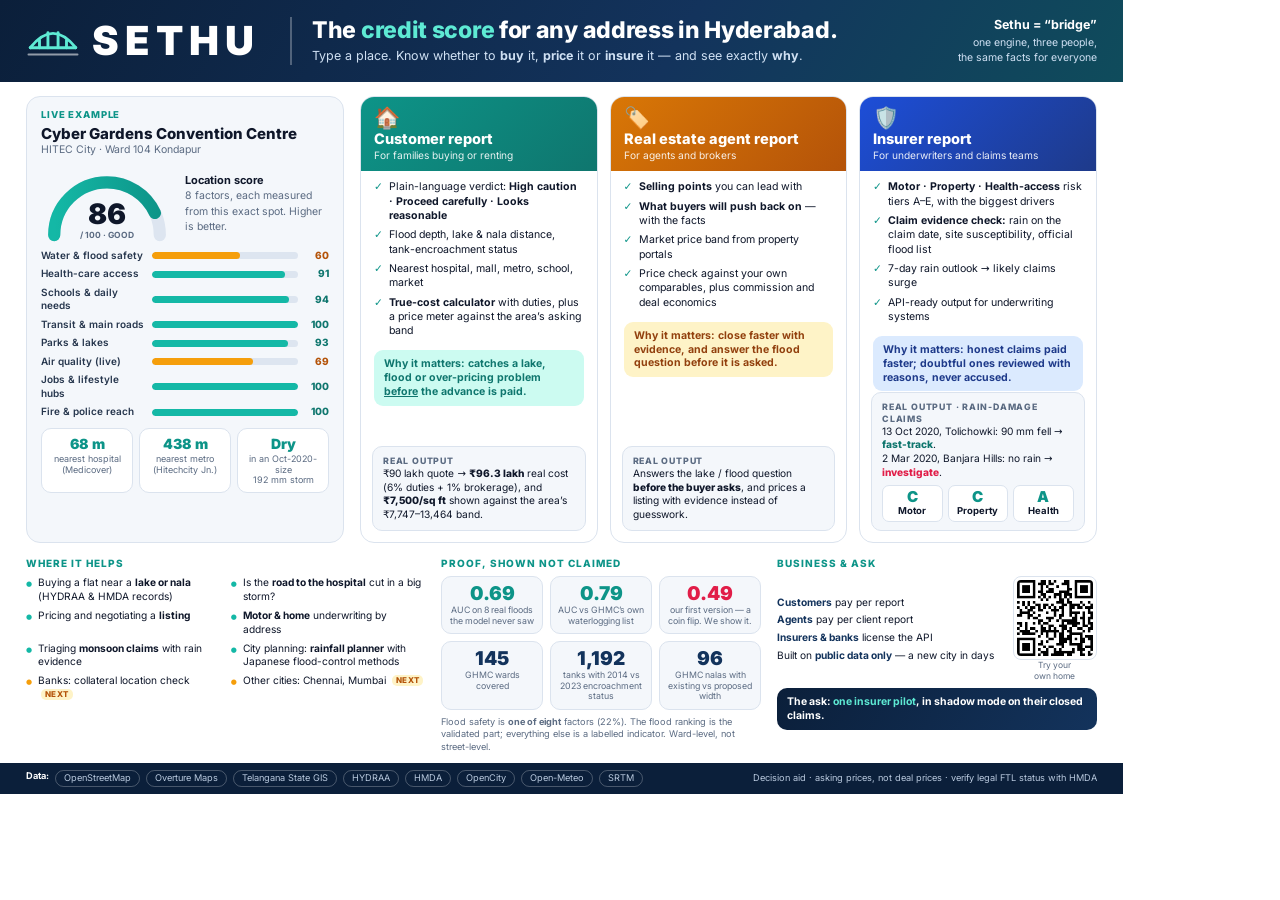
<file: docs/SETHU_onepager.html>
<!doctype html>
<html lang="en">
<head>
<meta charset="utf-8">
<title>SETHU — one-page overview</title>
<style>
@font-face{font-family:'Inter';font-weight:100 900;src:url(../web/vendor/fonts/inter-latin.woff2) format('woff2')}
@page{size:A4 landscape;margin:0}
:root{--navy:#0b1f3a;--navy2:#13335c;--teal:#0d9488;--teal2:#14b8a6;--amber:#f59e0b;--rose:#e11d48;--ink:#0f172a;--mut:#5b6b82;--line:#dbe3ee;--bg:#f4f7fb}
*{box-sizing:border-box;margin:0;padding:0}
html,body{width:297mm;height:210mm}
body{font-family:'Inter','Segoe UI',system-ui,sans-serif;color:var(--ink);background:#fff;-webkit-print-color-adjust:exact;print-color-adjust:exact;font-size:11.5px;line-height:1.35}
.page{width:297mm;height:210mm;display:grid;grid-template-rows:auto 1fr auto auto;overflow:hidden}

/* header */
.top{background:linear-gradient(120deg,var(--navy) 0%,var(--navy2) 60%,#0f4c5c 100%);color:#fff;padding:14px 26px 14px;display:flex;align-items:center;gap:22px;position:relative}
.logo{display:flex;align-items:center;gap:12px}
.logo svg{width:54px;height:54px}
.logo b{font-size:40px;font-weight:900;letter-spacing:6px;line-height:1}
.tag{margin-left:8px;border-left:2px solid rgba(255,255,255,.28);padding-left:20px}
.tag h1{font-size:23px;font-weight:800;letter-spacing:-.3px;line-height:1.15}
.tag h1 em{font-style:normal;color:#5eead4}
.tag p{margin-top:4px;color:#cfe0f3;font-size:12.5px}
.badge{margin-left:auto;text-align:right;font-size:10.5px;color:#cfe0f3;line-height:1.5}
.badge b{display:block;font-size:12.5px;color:#fff}

/* middle */
.mid{display:grid;grid-template-columns:318px 1fr;gap:16px;padding:14px 26px 8px;min-height:0}
.card{border:1px solid var(--line);border-radius:14px;background:#fff;padding:12px 14px}
.live{background:var(--bg)}
.live .cap{font-size:9.5px;letter-spacing:.09em;font-weight:800;color:var(--teal);text-transform:uppercase}
.live h2{font-size:15px;font-weight:800;line-height:1.2;margin:3px 0 0}
.live .sub{color:var(--mut);font-size:10.5px}
.dial{display:flex;align-items:center;gap:12px;margin:8px 0 6px}
.dial svg{width:132px;height:78px;flex-shrink:0}
.dial .t b{display:block;font-size:11px;font-weight:700}
.dial .t span{font-size:10.5px;color:var(--mut)}
.bars{display:grid;gap:5px}
.bar{display:grid;grid-template-columns:104px 1fr 24px;gap:7px;align-items:center;font-size:10px}
.bar .k{color:#26364d;font-weight:600}
.bar .tr{height:7px;border-radius:4px;background:#dde5f0;overflow:hidden}
.bar .tr i{display:block;height:100%;border-radius:4px}
.bar b{text-align:right;font-weight:800}
.near{display:grid;grid-template-columns:repeat(3,1fr);gap:6px;margin-top:9px}
.near div{background:#fff;border:1px solid var(--line);border-radius:10px;padding:6px 7px;text-align:center}
.near b{display:block;font-size:14px;font-weight:900;color:var(--teal)}
.near span{font-size:9px;color:var(--mut);line-height:1.2;display:block}

.three{display:grid;grid-template-columns:repeat(3,1fr);gap:12px;min-height:0}
.use{padding:0;overflow:hidden;display:flex;flex-direction:column}
.use .hd{padding:10px 13px 9px;color:#fff}
.use .hd .ic{font-size:21px;line-height:1}
.use .hd h3{font-size:14.5px;font-weight:800;margin-top:3px;line-height:1.15}
.use .hd p{font-size:10.2px;opacity:.9;margin-top:1px}
.u1 .hd{background:linear-gradient(135deg,#0d9488,#0f766e)}
.u2 .hd{background:linear-gradient(135deg,#d97706,#b45309)}
.u3 .hd{background:linear-gradient(135deg,#1d4ed8,#1e3a8a)}
.use ul{list-style:none;padding:9px 13px 4px;display:grid;gap:5px}
.use li{font-size:10.6px;padding-left:15px;position:relative}
.use li::before{content:'✓';position:absolute;left:0;color:var(--teal);font-weight:900}
.why{margin:8px 13px 0;padding:7px 10px;border-radius:9px;font-size:10.6px;font-weight:700;line-height:1.3}
.u1 .why{background:#ccfbf1;color:#0f766e}.u2 .why{background:#fef3c7;color:#92400e}.u3 .why{background:#dbeafe;color:#1e3a8a}
.out{margin:auto 11px 11px;border-radius:10px;padding:8px 10px;font-size:10.2px;border:1px solid var(--line);background:var(--bg)}
.out .o{font-size:8.8px;letter-spacing:.09em;text-transform:uppercase;font-weight:800;color:var(--mut)}
.out b{font-weight:800}
.good{color:#0f766e}.bad{color:var(--rose)}
.tiers{display:flex;gap:5px;margin-top:5px}
.tiers span{flex:1;text-align:center;border-radius:7px;padding:3px 0;font-size:9.5px;font-weight:700;background:#fff;border:1px solid var(--line)}
.tiers span b{display:block;font-size:15px;font-weight:900;line-height:1.1}

/* lower */
.low{display:grid;grid-template-columns:1.25fr 1fr 1fr;gap:16px;padding:6px 26px 10px}
.low h4{font-size:10px;letter-spacing:.1em;text-transform:uppercase;font-weight:800;color:var(--teal);margin-bottom:6px}
.uc{display:grid;grid-template-columns:1fr 1fr;gap:5px 10px}
.uc div{font-size:10.2px;padding-left:12px;position:relative}
.uc div::before{content:'●';position:absolute;left:0;color:var(--teal2);font-size:7px;top:3px}
.uc div.next::before{color:var(--amber)}
.uc small{display:inline-block;font-size:8px;font-weight:800;letter-spacing:.05em;color:#b45309;background:#fef3c7;border-radius:5px;padding:0 4px;margin-left:3px;vertical-align:1px}
.stats{display:grid;grid-template-columns:repeat(3,1fr);gap:7px}
.stats div{background:var(--bg);border:1px solid var(--line);border-radius:10px;padding:7px 6px;text-align:center}
.stats b{display:block;font-size:19px;font-weight:900;color:var(--navy2);line-height:1.1}
.stats span{font-size:8.8px;color:var(--mut);line-height:1.2;display:block}
.stats .hl b{color:var(--teal)}
.stats .warn b{color:var(--rose)}
.note{font-size:9.2px;color:var(--mut);margin-top:6px;line-height:1.35}
.biz{display:grid;grid-template-columns:1fr 84px;gap:10px;align-items:center}
.biz ul{list-style:none;display:grid;gap:4px}
.biz li{font-size:10.2px}
.biz li b{color:var(--navy2)}
.ask{margin-top:6px;background:linear-gradient(120deg,var(--navy),var(--navy2));color:#fff;border-radius:10px;padding:7px 10px;font-size:10.5px;font-weight:700}
.ask em{font-style:normal;color:#5eead4}
.qr{text-align:center;font-size:8.5px;color:var(--mut);line-height:1.25}
.qr img{width:84px;height:84px;display:block;border:1px solid var(--line);border-radius:8px;padding:3px}

.foot{background:var(--navy);color:#b9c9de;padding:7px 26px;font-size:9.2px;display:flex;gap:14px;align-items:center;justify-content:space-between}
.foot b{color:#fff}
.foot .src{display:flex;gap:6px;flex-wrap:wrap}
.foot .src span{border:1px solid rgba(255,255,255,.25);border-radius:999px;padding:1px 8px}
</style>
</head>
<body>
<div class="page">

  <!-- header -->
  <div class="top">
    <div class="logo">
      <svg viewBox="0 0 64 64" fill="none" stroke="#5eead4" stroke-width="3.4" stroke-linecap="round" stroke-linejoin="round">
        <path d="M5 40 Q32 6 59 40"/><path d="M5 40h54"/><path d="M16 40v-9M26 40V22M38 40V22M48 40v-9"/><path d="M3 48h58" stroke="#fff" stroke-width="2.4" opacity=".55"/>
      </svg>
      <b>SETHU</b>
    </div>
    <div class="tag">
      <h1>The <em>credit score</em> for any address in Hyderabad.</h1>
      <p>Type a place. Know whether to <b>buy</b> it, <b>price</b> it or <b>insure</b> it — and see exactly <b>why</b>.</p>
    </div>
    <div class="badge"><b>Sethu = “bridge”</b>one engine, three people,<br>the same facts for everyone</div>
  </div>

  <!-- middle -->
  <div class="mid">
    <div class="card live">
      <div class="cap">Live example</div>
      <h2>Cyber Gardens Convention Centre</h2>
      <div class="sub">HITEC City · Ward 104 Kondapur</div>
      <div class="dial">
        <svg viewBox="0 0 140 82">
          <path d="M14 74 A56 56 0 0 1 126 74" fill="none" stroke="#dde5f0" stroke-width="13" stroke-linecap="round"/>
          <path d="M14 74 A56 56 0 0 1 126 74" fill="none" stroke="url(#g)" stroke-width="13" stroke-linecap="round" stroke-dasharray="151.4 176"/>
          <defs><linearGradient id="g" x1="0" x2="1"><stop offset="0" stop-color="#14b8a6"/><stop offset="1" stop-color="#0d9488"/></linearGradient></defs>
          <text x="70" y="62" text-anchor="middle" font-size="30" font-weight="900" fill="#0f172a">86</text>
          <text x="70" y="77" text-anchor="middle" font-size="9" font-weight="700" fill="#5b6b82">/ 100 · GOOD</text>
        </svg>
        <div class="t"><b>Location score</b><span>8 factors, each measured from this exact spot. Higher is better.</span></div>
      </div>
      <div class="bars">
        <div class="bar"><span class="k">Water &amp; flood safety</span><span class="tr"><i style="width:60%;background:var(--amber)"></i></span><b style="color:#b45309">60</b></div>
        <div class="bar"><span class="k">Health-care access</span><span class="tr"><i style="width:91%;background:var(--teal2)"></i></span><b style="color:#0f766e">91</b></div>
        <div class="bar"><span class="k">Schools &amp; daily needs</span><span class="tr"><i style="width:94%;background:var(--teal2)"></i></span><b style="color:#0f766e">94</b></div>
        <div class="bar"><span class="k">Transit &amp; main roads</span><span class="tr"><i style="width:100%;background:var(--teal2)"></i></span><b style="color:#0f766e">100</b></div>
        <div class="bar"><span class="k">Parks &amp; lakes</span><span class="tr"><i style="width:93%;background:var(--teal2)"></i></span><b style="color:#0f766e">93</b></div>
        <div class="bar"><span class="k">Air quality (live)</span><span class="tr"><i style="width:69%;background:var(--amber)"></i></span><b style="color:#b45309">69</b></div>
        <div class="bar"><span class="k">Jobs &amp; lifestyle hubs</span><span class="tr"><i style="width:100%;background:var(--teal2)"></i></span><b style="color:#0f766e">100</b></div>
        <div class="bar"><span class="k">Fire &amp; police reach</span><span class="tr"><i style="width:100%;background:var(--teal2)"></i></span><b style="color:#0f766e">100</b></div>
      </div>
      <div class="near">
        <div><b>68 m</b><span>nearest hospital<br>(Medicover)</span></div>
        <div><b>438 m</b><span>nearest metro<br>(Hitechcity Jn.)</span></div>
        <div><b>Dry</b><span>in an Oct-2020-size<br>192 mm storm</span></div>
      </div>
    </div>

    <div class="three">
      <div class="card use u1">
        <div class="hd"><div class="ic">🏠</div><h3>Customer report</h3><p>For families buying or renting</p></div>
        <ul>
          <li>Plain-language verdict: <b>High caution · Proceed carefully · Looks reasonable</b></li>
          <li>Flood depth, lake &amp; nala distance, tank-encroachment status</li>
          <li>Nearest hospital, mall, metro, school, market</li>
          <li><b>True-cost calculator</b> with duties, plus a price meter against the area’s asking band</li>
        </ul>
        <div class="why">Why it matters: catches a lake, flood or over-pricing problem <u>before</u> the advance is paid.</div>
        <div class="out"><div class="o">Real output</div>₹90 lakh quote → <b>₹96.3 lakh</b> real cost (6% duties + 1% brokerage), and <b>₹7,500/sq ft</b> shown against the area’s ₹7,747–13,464 band.</div>
      </div>
      <div class="card use u2">
        <div class="hd"><div class="ic">🏷️</div><h3>Real estate agent report</h3><p>For agents and brokers</p></div>
        <ul>
          <li><b>Selling points</b> you can lead with</li>
          <li><b>What buyers will push back on</b> — with the facts</li>
          <li>Market price band from property portals</li>
          <li>Price check against your own comparables, plus commission and deal economics</li>
        </ul>
        <div class="why">Why it matters: close faster with evidence, and answer the flood question before it is asked.</div>
        <div class="out"><div class="o">Real output</div>Answers the lake / flood question <b>before the buyer asks</b>, and prices a listing with evidence instead of guesswork.</div>
      </div>
      <div class="card use u3">
        <div class="hd"><div class="ic">🛡️</div><h3>Insurer report</h3><p>For underwriters and claims teams</p></div>
        <ul>
          <li><b>Motor · Property · Health-access</b> risk tiers A–E, with the biggest drivers</li>
          <li><b>Claim evidence check:</b> rain on the claim date, site susceptibility, official flood list</li>
          <li>7-day rain outlook → likely claims surge</li>
          <li>API-ready output for underwriting systems</li>
        </ul>
        <div class="why">Why it matters: honest claims paid faster; doubtful ones reviewed with reasons, never accused.</div>
        <div class="out"><div class="o">Real output · rain-damage claims</div>13 Oct 2020, Tolichowki: 90 mm fell → <b class="good">fast-track</b>.<br>2 Mar 2020, Banjara Hills: no rain → <b class="bad">investigate</b>.
          <div class="tiers"><span><b style="color:var(--teal)">C</b>Motor</span><span><b style="color:var(--teal)">C</b>Property</span><span><b style="color:var(--teal)">A</b>Health</span></div></div>
      </div>
    </div>
  </div>

  <!-- lower -->
  <div class="low">
    <div>
      <h4>Where it helps</h4>
      <div class="uc">
        <div>Buying a flat near a <b>lake or nala</b> (HYDRAA &amp; HMDA records)</div>
        <div>Is the <b>road to the hospital</b> cut in a big storm?</div>
        <div>Pricing and negotiating a <b>listing</b></div>
        <div><b>Motor &amp; home</b> underwriting by address</div>
        <div>Triaging <b>monsoon claims</b> with rain evidence</div>
        <div>City planning: <b>rainfall planner</b> with Japanese flood-control methods</div>
        <div class="next">Banks: collateral location check <small>NEXT</small></div>
        <div class="next">Other cities: Chennai, Mumbai <small>NEXT</small></div>
      </div>
    </div>
    <div>
      <h4>Proof, shown not claimed</h4>
      <div class="stats">
        <div class="hl"><b>0.69</b><span>AUC on 8 real floods the model never saw</span></div>
        <div class="hl"><b>0.79</b><span>AUC vs GHMC’s own waterlogging list</span></div>
        <div class="warn"><b>0.49</b><span>our first version — a coin flip. We show it.</span></div>
        <div><b>145</b><span>GHMC wards covered</span></div>
        <div><b>1,192</b><span>tanks with 2014 vs 2023 encroachment status</span></div>
        <div><b>96</b><span>GHMC nalas with existing vs proposed width</span></div>
      </div>
      <div class="note">Flood safety is <b>one of eight</b> factors (22%). The flood ranking is the validated part; everything else is a labelled indicator. Ward-level, not street-level.</div>
    </div>
    <div>
      <h4>Business &amp; ask</h4>
      <div class="biz">
        <ul>
          <li><b>Customers</b> pay per report</li>
          <li><b>Agents</b> pay per client report</li>
          <li><b>Insurers &amp; banks</b> license the API</li>
          <li>Built on <b>public data only</b> — a new city in days</li>
        </ul>
        <div class="qr"><div id="qr"></div>Try your<br>own home</div>
      </div>
      <div class="ask">The ask: <em>one insurer pilot</em>, in shadow mode on their closed claims.</div>
    </div>
  </div>

  <div class="foot">
    <div class="src"><b>Data:</b><span>OpenStreetMap</span><span>Overture Maps</span><span>Telangana State GIS</span><span>HYDRAA</span><span>HMDA</span><span>OpenCity</span><span>Open-Meteo</span><span>SRTM</span></div>
    <div>Decision aid · asking prices, not deal prices · verify legal FTL status with HMDA</div>
  </div>
</div>

<script src="../web/vendor/qrcode.min.js"></script>
<script>
try { const q = qrcode(0, 'M'); q.addData('https://setu-virid-five.vercel.app/'); q.make(); document.getElementById('qr').innerHTML = q.createImgTag(4, 0); } catch (e) { document.getElementById('qr').textContent = 'QR'; }
</script>
</body>
</html>
</file>
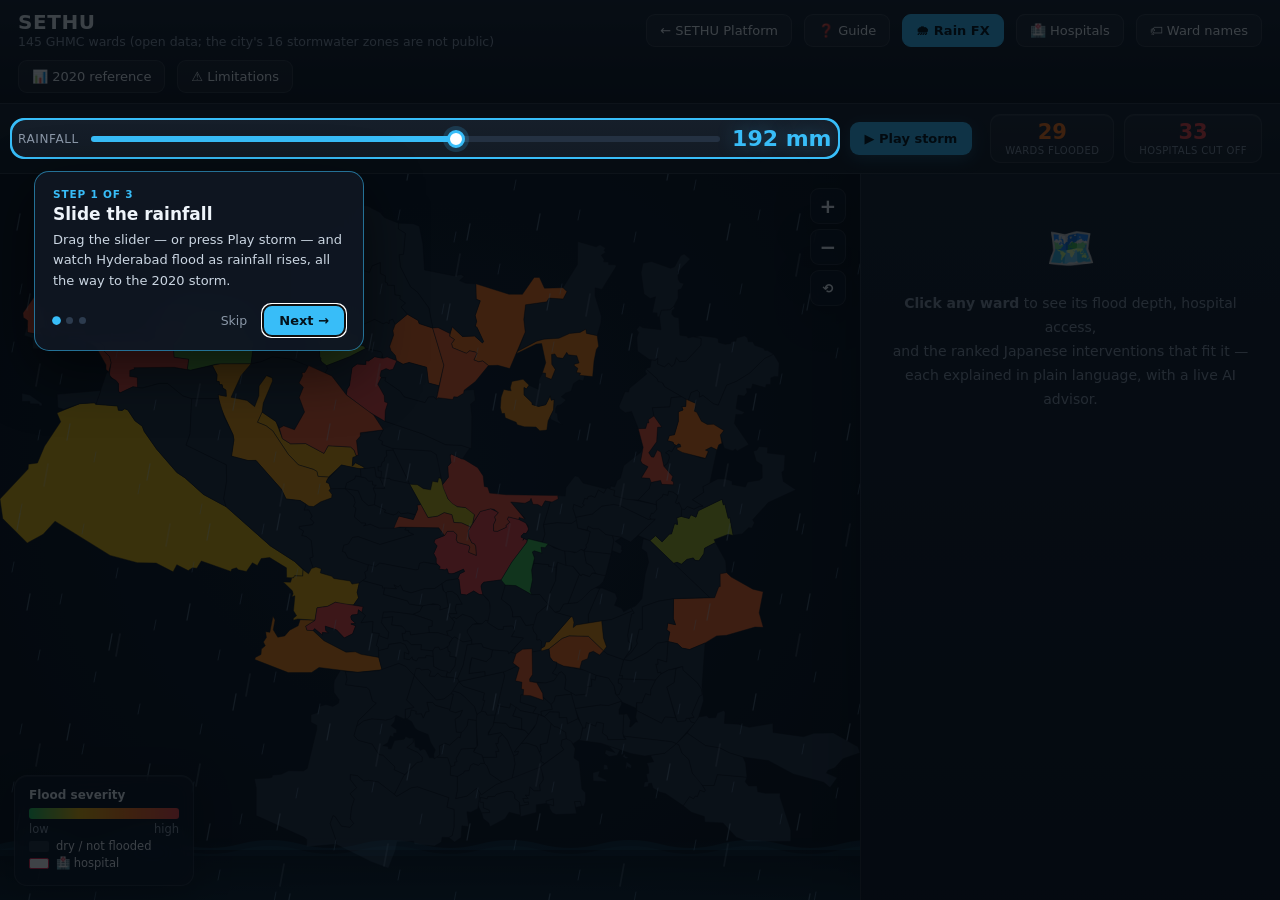
<file: web/planner.html>
<!DOCTYPE html>
<html lang="en">
<head>
<meta charset="utf-8">
<meta name="viewport" content="width=device-width, initial-scale=1">
<title>SETHU Flood Planner — government view</title>
<style>
  :root{
    --bg:#0b0f16; --panel:#131a24; --panel2:#1a2432; --line:#28323f;
    --text:#eef4fa; --muted:#8b98a8; --accent:#38bdf8; --jp:#ff6b6b;
    --green:#22c55e; --yellow:#eab308; --orange:#f97316; --red:#ef4444;
    --dry:#232e3c;
    --glass:rgba(16,24,35,.66); --glass-line:rgba(255,255,255,.10); --glass-hi:rgba(255,255,255,.06);
    --shadow:0 10px 34px rgba(0,0,0,.38);
  }
  *{box-sizing:border-box;margin:0;padding:0}
  html,body{height:100%}
  body{background:var(--bg);color:var(--text);font-family:'Segoe UI',system-ui,-apple-system,sans-serif;overflow:hidden}
  button{font-family:inherit;position:relative;overflow:hidden}
  .app{display:grid;grid-template-rows:auto auto 1fr;height:100vh}

  /* Header */
  header{padding:10px 18px;border-bottom:1px solid var(--glass-line);background:linear-gradient(180deg,rgba(24,34,48,.96),rgba(13,19,28,.96));display:flex;align-items:center;gap:10px 12px;flex-wrap:wrap;position:relative;z-index:4}
  header .brand{font-size:20px;font-weight:700;letter-spacing:.6px}
  header .brand .jp{color:var(--jp);font-weight:600}
  header .sub{color:var(--muted);font-size:12.5px;line-height:1.3}
  header .spacer{flex:1}
  .hbtn{background:rgba(255,255,255,.05);color:var(--text);border:1px solid var(--glass-line);border-radius:9px;padding:8px 13px;font-size:13px;cursor:pointer;transition:transform .18s,border-color .18s,background .18s,box-shadow .18s;white-space:nowrap}
  .hbtn:hover{border-color:var(--accent);background:rgba(56,189,248,.12);transform:translateY(-1px);box-shadow:0 4px 14px rgba(56,189,248,.16)}
  .hbtn:active{transform:translateY(0)}
  .hbtn.on{background:var(--accent);color:#04121b;border-color:var(--accent);font-weight:600}

  /* Control bar (separate row — never overlaps the map) */
  .ctrlbar{padding:10px 18px;background:linear-gradient(180deg,rgba(25,34,47,.92),rgba(19,26,36,.92));border-bottom:1px solid var(--glass-line);display:flex;align-items:center;gap:18px;flex-wrap:wrap;position:relative;z-index:3}
  .rainbox{display:flex;align-items:center;gap:12px;flex:1;min-width:320px}
  .rainbox label{font-size:12px;color:var(--muted);text-transform:uppercase;letter-spacing:.05em;white-space:nowrap}
  input[type=range]{flex:1;min-width:180px;height:22px;background:transparent;cursor:pointer;-webkit-appearance:none;appearance:none;--fill:0%}
  input[type=range]::-webkit-slider-runnable-track{height:6px;border-radius:6px;background:linear-gradient(90deg,var(--accent) var(--fill),#243142 var(--fill))}
  input[type=range]::-webkit-slider-thumb{-webkit-appearance:none;width:18px;height:18px;border-radius:50%;background:#fff;border:3px solid var(--accent);margin-top:-6px;box-shadow:0 0 0 4px rgba(56,189,248,.18);transition:box-shadow .15s}
  input[type=range]:hover::-webkit-slider-thumb{box-shadow:0 0 0 7px rgba(56,189,248,.22)}
  input[type=range]::-moz-range-track{height:6px;border-radius:6px;background:#243142}
  input[type=range]::-moz-range-progress{height:6px;border-radius:6px;background:var(--accent)}
  input[type=range]::-moz-range-thumb{width:12px;height:12px;border-radius:50%;background:#fff;border:3px solid var(--accent)}
  input[type=range]:focus{outline:none}
  input[type=range]:focus-visible::-webkit-slider-thumb{box-shadow:0 0 0 7px rgba(56,189,248,.35)}
  .rainval{font-size:22px;font-weight:800;color:var(--accent);min-width:96px;text-align:right;font-variant-numeric:tabular-nums;text-shadow:0 0 18px rgba(56,189,248,.35)}
  .playbtn{background:var(--accent);color:#04121b;border:none;border-radius:9px;padding:9px 15px;font-weight:700;font-size:13px;cursor:pointer;box-shadow:0 4px 16px rgba(56,189,248,.28);transition:filter .15s,transform .15s}
  .playbtn:hover{filter:brightness(1.1);transform:translateY(-1px)}
  .counters{display:flex;gap:10px}
  .counter{background:rgba(255,255,255,.04);border:1px solid var(--glass-line);border-radius:10px;padding:6px 14px;text-align:center;min-width:92px;box-shadow:inset 0 1px 0 var(--glass-hi)}
  .counter .n{font-size:21px;font-weight:800;line-height:1.1;font-variant-numeric:tabular-nums}
  .counter .l{font-size:10px;color:var(--muted);text-transform:uppercase;letter-spacing:.04em;margin-top:1px}

  /* Main split */
  .main{display:grid;grid-template-columns:1fr 420px;overflow:hidden;min-height:0}
  .mapwrap{position:relative;overflow:hidden;background:radial-gradient(circle at 50% 40%,#0f1a2a,#080c12);--rain:.5}
  svg{width:100%;height:100%;display:block;cursor:grab}
  svg.grabbing{cursor:grabbing}
  .ward{stroke:#0b0f16;stroke-width:0.5;cursor:pointer;transition:fill .35s,stroke .1s}
  svg.grabbing .ward{cursor:grabbing}
  .ward.sel{stroke:var(--accent);stroke-width:2.4}
  .ward.valhi{stroke:var(--jp);stroke-width:1.8}
  .hl{pointer-events:none;vector-effect:non-scaling-stroke;fill:none}
  .hov-hl{fill:rgba(255,255,255,.14);stroke:#fff;stroke-width:1.6;opacity:0;transition:opacity .12s}
  .hov-hl.on{opacity:1}
  .sel-hl{stroke:var(--accent);stroke-width:2.6;animation:selpulse 2.2s ease-in-out infinite}
  @keyframes selpulse{50%{stroke-opacity:.45}}
  .ripple{fill:none;stroke:var(--accent);stroke-width:2;vector-effect:non-scaling-stroke;transform-box:fill-box;transform-origin:center;pointer-events:none;animation:rip .65s ease-out forwards}
  @keyframes rip{from{transform:scale(.2);opacity:.95}to{transform:scale(3.4);opacity:0}}
  .wlabel{fill:#cfe0ee;font-size:6px;pointer-events:none;text-anchor:middle;paint-order:stroke;stroke:#0b0f16;stroke-width:1.4px;font-weight:600;opacity:0}
  .hosp{fill:#fff;stroke:#e11d48;stroke-width:1.3;cursor:pointer}
  .hosp-cross{stroke:#e11d48;stroke-width:1.3;pointer-events:none}

  /* Rain + water (transform-only animation; pointer-events off) */
  .fx{position:absolute;inset:0;pointer-events:none;overflow:hidden;z-index:1;opacity:calc(.3 + var(--rain) * .7);transition:opacity .6s}
  .fx i{position:absolute;left:0;right:0;top:-500px;bottom:0;background-repeat:repeat;will-change:transform;animation:fall linear infinite}
  @keyframes fall{to{transform:translate3d(0,var(--ty),0)}}
  .fx i:nth-child(1){--ty:220px;background-size:180px 220px;animation-duration:1.15s;
    background-image:url("data:image/svg+xml,%3Csvg xmlns='http://www.w3.org/2000/svg' width='180' height='220'%3E%3Cg stroke='%23a9d6ff' stroke-linecap='round' stroke-width='1' opacity='.42'%3E%3Cpath d='M14 8l-2 10M62 40l-2 10M118 14l-2 10M156 66l-2 10M40 96l-2 10M96 118l-2 10M140 150l-2 10M22 170l-2 10M84 190l-2 10'/%3E%3C/g%3E%3C/svg%3E")}
  .fx i:nth-child(2){--ty:300px;background-size:260px 300px;animation-duration:.85s;
    background-image:url("data:image/svg+xml,%3Csvg xmlns='http://www.w3.org/2000/svg' width='260' height='300'%3E%3Cg stroke='%23bfe3ff' stroke-linecap='round' stroke-width='1.3' opacity='.5'%3E%3Cpath d='M30 20l-3 16M112 60l-3 16M190 30l-3 16M236 120l-3 16M70 150l-3 16M150 190l-3 16M20 240l-3 16M210 250l-3 16'/%3E%3C/g%3E%3C/svg%3E")}
  .fx i:nth-child(3){--ty:380px;background-size:340px 380px;animation-duration:.62s;
    opacity:clamp(0,calc((var(--rain) - .3) * 1.7),1);transition:opacity .6s;
    background-image:url("data:image/svg+xml,%3Csvg xmlns='http://www.w3.org/2000/svg' width='340' height='380'%3E%3Cg stroke='%23d6ecff' stroke-linecap='round' stroke-width='1.7' opacity='.55'%3E%3Cpath d='M48 30l-4 22M170 90l-4 22M284 50l-4 22M120 200l-4 22M250 240l-4 22M40 310l-4 22M200 330l-4 22'/%3E%3C/g%3E%3C/svg%3E")}
  .water{position:absolute;left:0;right:0;bottom:0;height:64px;pointer-events:none;overflow:hidden;z-index:1;opacity:calc(.25 + var(--rain) * .65);transition:opacity .6s;background:linear-gradient(to top,rgba(56,189,248,.16),transparent)}
  .water::before,.water::after{content:'';position:absolute;left:0;top:0;height:14px;width:calc(100% + 120px);background:url("data:image/svg+xml,%3Csvg xmlns='http://www.w3.org/2000/svg' width='120' height='14'%3E%3Cpath d='M0 8Q30 0 60 8T120 8V14H0Z' fill='%2338bdf8' fill-opacity='.2'/%3E%3C/svg%3E") repeat-x;background-size:120px 14px;animation:wave 6s linear infinite}
  .water::after{top:6px;opacity:.6;animation-duration:9s;animation-direction:reverse}
  @keyframes wave{to{transform:translateX(-120px)}}
  .mapwrap.norain .fx,.mapwrap.norain .water{display:none}

  /* Map overlays (glass) */
  .zoomctl{position:absolute;right:14px;top:14px;display:flex;flex-direction:column;gap:5px;z-index:3}
  .zoomctl button{width:36px;height:36px;font-size:20px;font-weight:700;background:var(--glass);-webkit-backdrop-filter:blur(10px);backdrop-filter:blur(10px);color:var(--text);border:1px solid var(--glass-line);border-radius:9px;cursor:pointer;box-shadow:var(--shadow);transition:border-color .15s,transform .15s}
  .zoomctl button:hover{border-color:var(--accent);transform:scale(1.06)}
  .legend{position:absolute;left:14px;bottom:14px;z-index:3;background:var(--glass);-webkit-backdrop-filter:blur(14px) saturate(140%);backdrop-filter:blur(14px) saturate(140%);border:1px solid var(--glass-line);border-radius:13px;padding:12px 14px;font-size:11.5px;max-width:230px;box-shadow:var(--shadow),inset 0 1px 0 var(--glass-hi)}
  .legend .t{font-weight:700;margin-bottom:6px;font-size:12px}
  .legrow{display:flex;align-items:center;gap:7px;margin:3px 0}
  .sw{width:20px;height:11px;border-radius:2px;flex-shrink:0}
  .ramp{height:11px;width:150px;border-radius:3px;background:linear-gradient(90deg,var(--green),var(--yellow),var(--orange),var(--red))}
  .tip{position:absolute;pointer-events:none;background:rgba(4,14,22,.82);-webkit-backdrop-filter:blur(8px);backdrop-filter:blur(8px);border:1px solid rgba(56,189,248,.6);border-radius:8px;padding:5px 10px;font-size:12px;font-weight:600;opacity:0;transition:opacity .1s;white-space:nowrap;z-index:5}
  .bootfx{position:absolute;inset:0;z-index:6;display:flex;align-items:center;justify-content:center;background:radial-gradient(circle at 50% 40%,#0f1a2a,#080c12);color:var(--muted);font-size:13px;letter-spacing:.04em;transition:opacity .45s;overflow:hidden}
  .bootfx.hide{opacity:0;pointer-events:none}
  .bootfx::before{content:'';position:absolute;top:0;bottom:0;width:40%;left:-40%;background:linear-gradient(100deg,transparent,rgba(56,189,248,.10),transparent);animation:sweep 1.4s ease-in-out infinite}

  /* Side panel */
  .side{background:linear-gradient(180deg,rgba(22,31,44,.97),rgba(13,19,29,.99));border-left:1px solid var(--glass-line);overflow-y:auto;position:relative;box-shadow:-12px 0 32px rgba(0,0,0,.28)}
  .side::-webkit-scrollbar{width:9px}.side::-webkit-scrollbar-thumb{background:#2a3644;border-radius:5px}
  .placeholder{padding:40px 24px;color:var(--muted);text-align:center;line-height:1.7;font-size:14px}
  .placeholder .big{font-size:40px;margin-bottom:10px}
  .phead{padding:16px 18px;border-bottom:1px solid var(--glass-line);background:rgba(20,30,43,.74);-webkit-backdrop-filter:blur(14px);backdrop-filter:blur(14px);position:sticky;top:0;z-index:2}
  .phead .nm{font-size:19px;font-weight:800}
  .phead .meta{color:var(--muted);font-size:12px;margin-top:3px}
  .sevpill{display:inline-block;padding:2px 10px;border-radius:20px;font-size:11px;font-weight:700;text-transform:uppercase;letter-spacing:.03em;margin-top:8px}
  .pbody{padding:16px 18px}
  .pbody.enter>*{animation:rise .42s cubic-bezier(.2,.7,.2,1) both}
  .pbody.enter>*:nth-child(2){animation-delay:.05s}.pbody.enter>*:nth-child(3){animation-delay:.1s}
  .pbody.enter>*:nth-child(4){animation-delay:.15s}.pbody.enter>*:nth-child(n+5){animation-delay:.2s}
  @keyframes rise{from{opacity:0;transform:translateY(10px)}to{opacity:1;transform:none}}
  .card{position:relative;overflow:hidden;background:rgba(255,255,255,.035);border:1px solid var(--glass-line);border-radius:12px;padding:13px 14px;margin-bottom:12px;box-shadow:inset 0 1px 0 var(--glass-hi)}
  .card h4{font-size:11px;text-transform:uppercase;letter-spacing:.05em;color:var(--muted);margin-bottom:9px;font-weight:700}
  .kv{display:flex;justify-content:space-between;align-items:center;padding:5px 0;font-size:13.5px;border-bottom:1px solid rgba(255,255,255,.04)}
  .kv:last-child{border-bottom:none}
  .kv .v{font-weight:700;font-variant-numeric:tabular-nums}
  .hospname{color:var(--accent);font-weight:700}
  .cutoff{color:var(--red);font-weight:800}

  /* skeleton (shown briefly while a rainfall change is applied) */
  .side.loading .card::after,.side.loading .iv::after{content:'';position:absolute;inset:0;z-index:1;border-radius:inherit;background:
    linear-gradient(#2b3a4d,#2b3a4d) 14px 16px/38% 9px no-repeat,
    linear-gradient(#26354a,#26354a) 14px 40px/78% 12px no-repeat,
    linear-gradient(#26354a,#26354a) 14px 62px/64% 12px no-repeat,
    linear-gradient(#26354a,#26354a) 14px 84px/52% 12px no-repeat,#151f2c}
  .side.loading .card::before,.side.loading .iv::before{content:'';position:absolute;top:0;bottom:0;width:45%;left:-45%;z-index:2;background:linear-gradient(100deg,transparent,rgba(255,255,255,.09),transparent);animation:sweep 1.1s ease-in-out infinite}
  @keyframes sweep{to{transform:translateX(320%)}}

  /* interventions */
  .ivh{font-size:12px;text-transform:uppercase;letter-spacing:.05em;color:var(--muted);font-weight:700;margin:6px 0 10px}
  .prio{display:flex;gap:6px;margin-bottom:12px}
  .prio button{flex:1;font-size:11.5px;padding:8px 4px;background:rgba(255,255,255,.04);border:1px solid var(--glass-line);border-radius:9px;color:var(--text);cursor:pointer;transition:border-color .15s,background .15s}
  .prio button:hover{border-color:var(--accent)}
  .prio button.on{background:var(--accent);color:#04121b;border-color:var(--accent);font-weight:700}
  .iv{position:relative;overflow:hidden;background:rgba(255,255,255,.035);border:1px solid var(--glass-line);border-radius:13px;padding:13px;margin-bottom:11px;box-shadow:inset 0 1px 0 var(--glass-hi);transition:transform .2s,border-color .2s}
  .iv:hover{transform:translateY(-1px);border-color:rgba(56,189,248,.4)}
  .iv.top{border-color:var(--accent);box-shadow:0 0 0 1px rgba(56,189,248,.25),0 6px 26px rgba(56,189,248,.10)}
  .iv .rank{font-size:10px;font-weight:800;color:var(--accent);letter-spacing:.05em}
  .iv .en{font-weight:700;font-size:15px;margin-top:2px}
  .iv .jpn{color:var(--jp);font-size:13px;margin-top:1px}
  .iv .what{font-size:12.5px;line-height:1.55;color:#d3dde8;margin:9px 0;padding:9px 10px;background:rgba(56,189,248,.06);border-left:3px solid var(--accent);border-radius:0 6px 6px 0}
  .iv .tags{display:flex;gap:6px;flex-wrap:wrap;margin:8px 0}
  .tag{font-size:10.5px;padding:3px 8px;border-radius:6px;background:rgba(0,0,0,.25);border:1px solid var(--glass-line);color:var(--muted)}
  .iv .why{font-size:12px;line-height:1.5;color:var(--muted);margin-top:6px}
  .iv .why b{color:#cbd6e2}
  .iv .ex{font-size:11px;color:var(--muted);margin-top:6px;font-style:italic}
  .effect{margin-top:9px;font-size:12px;color:#cbd6e2;padding:7px 10px;background:rgba(34,197,94,.07);border:1px solid rgba(34,197,94,.22);border-radius:8px;font-variant-numeric:tabular-nums}
  .effect b{color:var(--green)}
  .effect .ok{color:var(--green);font-weight:700}
  .effect .part{color:var(--yellow);font-weight:700}
  .illustrative{font-size:10.5px;color:var(--muted);font-style:italic;margin-top:4px;line-height:1.4}
  .evrow{font-size:12.5px;line-height:1.6;padding:6px 0;border-bottom:1px solid rgba(255,255,255,.04)}
  .evrow:last-of-type{border-bottom:none}
  .evrow b{color:var(--accent)}
  .evlinks{font-size:11px;margin-top:1px}
  .evlinks a{color:var(--accent);text-decoration:none}
  .evlinks a:hover{text-decoration:underline}
  .applybtn{margin-top:9px;width:100%;padding:9px;border:none;border-radius:9px;background:var(--green);color:#04140a;font-weight:700;font-size:12.5px;cursor:pointer;transition:filter .15s}
  .applybtn:hover{filter:brightness(1.08)}
  .applybtn.off{background:rgba(255,255,255,.04);color:var(--muted);border:1px solid var(--glass-line)}
  .applybtn.off:hover{color:var(--text);border-color:var(--green)}
  .excl{font-size:12px;color:var(--muted);padding:6px 0;line-height:1.45;border-bottom:1px solid rgba(255,255,255,.04)}
  .excl b{color:#c2cdd9}

  /* AI box */
  .ai{background:linear-gradient(180deg,rgba(56,189,248,.09),rgba(56,189,248,.02));border:1px solid rgba(56,189,248,.5);border-radius:13px;padding:13px;margin-top:4px;box-shadow:0 0 26px rgba(56,189,248,.08),inset 0 1px 0 var(--glass-hi)}
  .ai h4{color:var(--accent);font-size:11px;text-transform:uppercase;letter-spacing:.05em;margin-bottom:9px;font-weight:700}
  .quick{display:flex;gap:6px;flex-wrap:wrap;margin-bottom:9px}
  .quick button{font-size:11px;padding:6px 10px;background:rgba(0,0,0,.25);border:1px solid var(--glass-line);border-radius:14px;color:#bcd;cursor:pointer;transition:border-color .15s,color .15s}
  .quick button:hover{border-color:var(--accent);color:#fff}
  .airow{display:flex;gap:7px}
  .airow input{flex:1;background:rgba(0,0,0,.3);border:1px solid var(--glass-line);border-radius:9px;padding:9px 11px;color:var(--text);font-size:13px;font-family:inherit}
  .airow input:focus{outline:none;border-color:var(--accent);box-shadow:0 0 0 3px rgba(56,189,248,.15)}
  .airow button{background:var(--accent);color:#04121b;border:none;border-radius:9px;padding:0 15px;font-weight:700;cursor:pointer}
  .aians{margin-top:11px;font-size:13px;line-height:1.6;color:#dbe6f0;white-space:pre-wrap;display:none}
  .aians.show{display:block}
  .aians.think{color:var(--muted);font-style:italic;animation:pulse 1.3s ease-in-out infinite}
  @keyframes pulse{50%{opacity:.5}}

  /* modal */
  .modal{position:fixed;inset:0;background:rgba(2,6,11,.62);-webkit-backdrop-filter:blur(4px);backdrop-filter:blur(4px);display:none;align-items:center;justify-content:center;z-index:50}
  .modal.show{display:flex}
  .modalbox{background:rgba(19,27,39,.94);border:1px solid var(--glass-line);border-radius:16px;padding:26px;max-width:600px;max-height:82vh;overflow-y:auto;box-shadow:0 24px 70px rgba(0,0,0,.55);animation:pop .25s cubic-bezier(.2,.8,.2,1)}
  @keyframes pop{from{opacity:0;transform:scale(.96) translateY(8px)}to{opacity:1;transform:none}}
  .modalbox h2{margin-bottom:6px;font-size:19px}
  .modalbox .close{float:right;cursor:pointer;color:var(--muted);font-size:22px;line-height:1}
  .limit{font-size:13px;color:#c4cfdb;line-height:1.55;margin:9px 0;padding-left:18px;position:relative}
  .limit:before{content:"▸";position:absolute;left:0;color:var(--yellow)}

  /* button ripple */
  .brip{position:absolute;border-radius:50%;background:rgba(255,255,255,.32);transform:scale(0);animation:brip .55s ease-out forwards;pointer-events:none}
  @keyframes brip{to{transform:scale(1);opacity:0}}

  /* guided intro */
  .intro{position:fixed;inset:0;z-index:100;display:none}
  .intro.show{display:block}
  .spot{position:fixed;border-radius:14px;box-shadow:0 0 0 9999px rgba(3,8,14,.76);outline:2px solid var(--accent);pointer-events:none;
    transition:left .42s cubic-bezier(.4,0,.2,1),top .42s cubic-bezier(.4,0,.2,1),width .42s cubic-bezier(.4,0,.2,1),height .42s cubic-bezier(.4,0,.2,1)}
  .spot::after{content:'';position:absolute;inset:-2px;border-radius:inherit;border:2px solid var(--accent);animation:ping 1.7s ease-out infinite}
  @keyframes ping{from{transform:scale(1);opacity:.75}to{transform:scale(1.05);opacity:0}}
  .bubble{position:fixed;width:330px;max-width:calc(100vw - 24px);background:rgba(15,23,34,.95);-webkit-backdrop-filter:blur(14px);backdrop-filter:blur(14px);border:1px solid rgba(56,189,248,.55);border-radius:15px;padding:16px 18px 14px;box-shadow:0 20px 56px rgba(0,0,0,.55);transition:left .42s cubic-bezier(.4,0,.2,1),top .42s cubic-bezier(.4,0,.2,1)}
  .bubble .bstep{font-size:10.5px;font-weight:800;letter-spacing:.08em;text-transform:uppercase;color:var(--accent)}
  .bubble h3{font-size:17px;margin:4px 0 6px}
  .bubble p{font-size:13px;line-height:1.55;color:#cbd6e2}
  .bfoot{display:flex;align-items:center;gap:8px;margin-top:14px}
  .dots{display:flex;gap:6px;flex:1}
  .dots i{width:7px;height:7px;border-radius:50%;background:#2c3b4e;transition:background .2s,transform .2s}
  .dots i.on{background:var(--accent);transform:scale(1.25)}
  .bskip{background:none;border:none;color:var(--muted);font-size:12.5px;cursor:pointer;padding:7px 8px}
  .bskip:hover{color:var(--text)}
  .bnext{background:var(--accent);color:#04121b;border:none;border-radius:9px;padding:8px 16px;font-weight:700;font-size:13px;cursor:pointer}

  /* Phone / narrow-tablet layout — additive only, desktop rules above are untouched */
  @media (max-width: 860px){
    html,body{height:auto;overflow:visible}
    .app{height:auto;min-height:100vh;overflow:visible;grid-template-rows:auto auto auto}
    header{padding:8px 12px}
    header .brand{font-size:17px}
    header .sub{font-size:11px}
    .hbtn{padding:7px 10px;font-size:12px}
    .ctrlbar{padding:8px 12px;gap:10px}
    .rainbox{min-width:0;width:100%;flex-basis:100%}
    .playbtn{flex:1;min-width:0}
    .counters{width:100%;flex-basis:100%}
    .counter{flex:1;min-width:0;padding:6px 8px}
    .main{grid-template-columns:1fr;grid-template-rows:56vh auto;overflow:visible}
    .mapwrap{min-height:340px}
    .side{border-left:none;border-top:1px solid var(--glass-line);overflow-y:visible;box-shadow:0 -12px 32px rgba(0,0,0,.28)}
    .legend{max-width:150px;font-size:10.5px;padding:9px 10px;left:8px;bottom:8px}
    .zoomctl{right:8px;top:8px}
    .zoomctl button{width:32px;height:32px;font-size:17px}
    .modalbox{max-width:calc(100vw - 24px);padding:20px;max-height:78vh}
    .bubble{width:min(330px,calc(100vw - 24px))}
    .placeholder{padding:28px 18px}
  }

  @media (prefers-reduced-motion: reduce){
    .fx i,.water::before,.water::after,.sel-hl,.spot::after,.aians.think,.bootfx::before,.side.loading .card::before,.side.loading .iv::before{animation:none!important}
    .pbody.enter>*,.modalbox{animation:none!important}
    .ward,.spot,.bubble{transition:none!important}
  }
</style>
</head>
<body>
<div class="app">
  <header>
    <div>
      <div class="brand">SETHU</div>
      <div class="sub" id="reso">loading…</div>
    </div>
    <div class="spacer"></div>
    <a class="hbtn" href="index.html" style="text-decoration:none;display:inline-block">← SETHU Platform</a>
    <button class="hbtn" id="guideBtn">❓ Guide</button>
    <button class="hbtn on" id="fxBtn" title="Toggle rain animation">🌧 Rain FX</button>
    <button class="hbtn" id="hospBtn">🏥 Hospitals</button>
    <button class="hbtn" id="labelBtn">🏷 Ward names</button>
    <button class="hbtn" id="valBtn">📊 2020 reference</button>
    <button class="hbtn" id="limBtn">⚠ Limitations</button>
  </header>

  <div class="ctrlbar">
    <div class="rainbox">
      <label>Rainfall</label>
      <input type="range" id="rain" min="0" max="0" value="0" step="1">
      <span class="rainval" id="rainval">—</span>
    </div>
    <button class="playbtn" id="playBtn">▶ Play storm</button>
    <div class="counters">
      <div class="counter"><div class="n" id="cFlood" style="color:var(--orange)">0</div><div class="l">Wards flooded</div></div>
      <div class="counter"><div class="n" id="cCut" style="color:var(--red)">0</div><div class="l">Hospitals cut off</div></div>
    </div>
  </div>

  <div class="main">
    <div class="mapwrap">
      <svg id="map" preserveAspectRatio="xMidYMid meet"><g id="vp"></g></svg>
      <div class="fx" aria-hidden="true"><i></i><i></i><i></i></div>
      <div class="water" aria-hidden="true"></div>
      <div class="zoomctl">
        <button id="zin">+</button><button id="zout">−</button><button id="zreset" title="reset" style="font-size:13px">⟲</button>
      </div>
      <div class="legend" id="legend"></div>
      <div class="tip" id="tip"></div>
      <div class="bootfx" id="boot">Loading flood model…</div>
    </div>
    <div class="side" id="side">
      <div class="placeholder">
        <div class="big">🗺️</div>
        <b>Click any ward</b> to see its flood depth, hospital access,<br>
        and the ranked Japanese interventions that fit it —<br>
        each explained in plain language, with a live AI advisor.
      </div>
    </div>
  </div>
</div>

<div class="modal" id="modal"><div class="modalbox">
  <span class="close" id="modalClose">✕</span>
  <div id="modalContent"></div>
</div></div>

<div class="intro" id="intro" role="dialog" aria-modal="true" aria-label="Quick guide">
  <div class="spot" id="spot"></div>
  <div class="bubble" id="bubble">
    <div class="bstep" id="bstep"></div>
    <h3 id="btitle"></h3>
    <p id="btext"></p>
    <div class="bfoot">
      <div class="dots" id="bdots"></div>
      <button class="bskip" id="introSkip">Skip</button>
      <button class="bnext" id="introNext">Next →</button>
    </div>
  </div>
</div>

<script>
const S={data:{},scenIdx:0,sel:null,valMode:false,showHosp:false,showLabels:false,
        applied:{},priority:"impact",playing:false,
        view:{k:1,x:0,y:0},drag:null,dragMoved:false,
        prevCounts:{},panelId:null,skelOn:false,skelT:null,hov:null,hlSel:null,cur:null,wardById:null};

const NS='http://www.w3.org/2000/svg';
const REDUCED=window.matchMedia&&matchMedia('(prefers-reduced-motion: reduce)').matches;
const INTRO_FIRST_LOAD_ONLY=false; // set true before the final: intro then shows only on a visitor's first load (Guide button still replays it)

// Animated number: tweens el's text from its current (or given) value to `to`.
function countTo(el,to,o={}){
  const dec=o.dec||0,pre=o.pre||'',suf=o.suf||'',dur=o.dur||450;
  const fmt=v=>pre+v.toFixed(dec)+suf;
  cancelAnimationFrame(el._raf);
  const start=o.from!==undefined?o.from:(el._cur||0);
  if(REDUCED||start===to){el._cur=to;el.textContent=fmt(to);return;}
  el.textContent=fmt(start);el._cur=start;
  const t0=performance.now();
  const step=t=>{
    const p=Math.min(1,(t-t0)/dur),e=1-Math.pow(1-p,3);
    el._cur=start+(to-start)*e;el.textContent=fmt(el._cur);
    if(p<1)el._raf=requestAnimationFrame(step);else{el._cur=to;el.textContent=fmt(to);}
  };
  el._raf=requestAnimationFrame(step);
}
function runCounts(){
  const id=S.panelId;
  document.querySelectorAll('#side [data-count]').forEach(el=>{
    const to=+el.dataset.to,key=id+':'+el.dataset.count,from=S.prevCounts[key];
    S.prevCounts[key]=to;
    countTo(el,to,{dec:+el.dataset.dec,pre:el.dataset.pre||'',suf:el.dataset.suf||'',from:from===undefined?0:from,dur:500});
  });
}
function decs(v){const s=String(v),i=s.indexOf('.');return i<0?0:Math.min(2,s.length-i-1)}
function escAttr(s){return String(s).replace(/&/g,'&amp;').replace(/"/g,'&quot;').replace(/</g,'&lt;')}

// Brief shimmer over the side-panel cards while a rainfall change is applied; numbers count up on reveal.
const redOf=imp=>Math.min(0.7,imp*0.8);

// ---- live hospital road distances after interventions (same rule as p4_network.py) ----
let RG=null;const netCache=new Map();
async function loadRoadGraph(){
  try{
    const g=await fetch('data/roadgraph.json',{cache:'no-store'}).then(r=>r.json());
    const n=g.n,m=g.eu.length,off=new Int32Array(n+1);
    for(let i=0;i<m;i++){off[g.eu[i]+1]++;off[g.ev[i]+1]++}
    for(let i=0;i<n;i++)off[i+1]+=off[i];
    const pos=off.slice(0,n),adj=new Int32Array(2*m),wt=new Float32Array(2*m);
    for(let i=0;i<m;i++){
      const u=g.eu[i],v=g.ev[i],w=g.ew[i];
      adj[pos[u]]=v;wt[pos[u]++]=w;adj[pos[v]]=u;wt[pos[v]++]=w;
    }
    RG={n,ward:Int32Array.from(g.ward),off,adj,wt,hosp:g.hosp,access:g.access,roadDepth:g.road_flood_depth_m};
    if(Object.keys(S.applied).length)render();
  }catch(e){console.warn('roadgraph unavailable — using precomputed distances',e)}
}
function reachKm(blockedWards){
  const {n,ward,off,adj,wt,hosp,access}=RG;
  const blocked=new Uint8Array(n);
  for(let i=0;i<n;i++)if(ward[i]>=0&&blockedWards.has(ward[i]))blocked[i]=1;
  const dist=new Float64Array(n).fill(Infinity);
  const cap=adj.length+hosp.length+8,hd=new Float64Array(cap),hn=new Int32Array(cap);let hs=0;
  const push=(d,v)=>{let i=hs++;while(i>0){const p=(i-1)>>1;if(hd[p]<=d)break;hd[i]=hd[p];hn[i]=hn[p];i=p}hd[i]=d;hn[i]=v};
  const pop=()=>{ // caller reads hd[0]/hn[0] first
    const d=hd[--hs],v=hn[hs];let i=0;
    for(;;){let c=2*i+1;if(c>=hs)break;if(c+1<hs&&hd[c+1]<hd[c])c++;if(hd[c]>=d)break;hd[i]=hd[c];hn[i]=hn[c];i=c}
    hd[i]=d;hn[i]=v};
  for(const h of hosp)if(!blocked[h]){dist[h]=0;push(0,h)}
  while(hs){
    const d=hd[0],u=hn[0];
    if(hs===1)hs=0;else pop();
    if(d>dist[u])continue;
    for(let e=off[u];e<off[u+1];e++){
      const v=adj[e];if(blocked[v])continue;
      const nd=d+wt[e];if(nd<dist[v]){dist[v]=nd;push(nd,v)}
    }
  }
  const nearest={},cut=new Set();
  for(const wid in access){
    const a=access[wid],d=dist[a];
    if(blocked[a]||d===Infinity){nearest[wid]=-1;cut.add(+wid)}else nearest[wid]=Math.round(d/10)/100;
  }
  return {nearest,cut,live:true};
}
function currentNet(mm,depths){
  if(!Object.keys(S.applied).length||!RG)
    return {nearest:S.data.model.nearest_km[String(mm)]||{},cut:new Set(S.data.model.cutoffs[String(mm)]||[]),live:false};
  const key=mm+'|'+JSON.stringify(S.applied);
  let r=netCache.get(key);
  if(!r){
    const blocked=new Set();
    for(const id in depths)if(depths[id]>=RG.roadDepth)blocked.add(+id);
    r=reachKm(blocked);netCache.set(key,r);
    if(netCache.size>60)netCache.delete(netCache.keys().next().value);
  }
  return r;
}

function skeletonPulse(){
  if(S.sel===null||S.playing||REDUCED)return;
  const side=document.getElementById('side');
  side.classList.add('loading');S.skelOn=true;
  clearTimeout(S.skelT);
  S.skelT=setTimeout(()=>{S.skelOn=false;side.classList.remove('loading');runCounts();},260);
}

function rippleAt(ev){
  if(REDUCED)return;
  const svg=document.getElementById('map'),vp=document.getElementById('vp'),fx=document.getElementById('fx');
  const m=vp.getScreenCTM();if(!m||!fx)return;
  const pt=svg.createSVGPoint();pt.x=ev.clientX;pt.y=ev.clientY;
  const q=pt.matrixTransform(m.inverse());
  const c=document.createElementNS(NS,'circle');
  c.setAttribute('class','ripple');c.setAttribute('cx',q.x);c.setAttribute('cy',q.y);c.setAttribute('r',10/S.view.k);
  fx.appendChild(c);setTimeout(()=>c.remove(),750);
}
document.addEventListener('pointerdown',e=>{
  const b=e.target.closest&&e.target.closest('button');if(!b||REDUCED)return;
  const r=b.getBoundingClientRect(),s=Math.max(r.width,r.height)*2;
  const i=document.createElement('span');i.className='brip';
  i.style.cssText=`width:${s}px;height:${s}px;left:${e.clientX-r.left-s/2}px;top:${e.clientY-r.top-s/2}px`;
  b.appendChild(i);setTimeout(()=>i.remove(),600);
});

async function boot(){
  const f=p=>fetch(p,{cache:'no-store'}).then(r=>r.json());
  try{
    const [zones,model,reco,val,meta,hosp,evidence]=await Promise.all([
      f('data/zones.json'),f('data/model.json'),f('data/reco.json'),
      f('data/validation.json'),f('data/meta.json'),f('data/hospitals.json').catch(()=>({hospitals:[],nearest:{}})),
      f('data/evidence.json').catch(()=>({}))]);
    S.data={zones,model,reco,val,meta,hosp,evidence};
  }catch(e){document.getElementById('boot').classList.add('hide');document.getElementById('side').innerHTML='<div class="placeholder">Could not load data files. Make sure you ran p6_export and are serving from the project root.</div>';return;}
  document.getElementById('reso').textContent=S.data.meta.resolution;
  setupProj();buildMap();buildLegend();
  const rain=document.getElementById('rain');
  rain.max=S.data.model.scenarios_mm.length-1;
  const i192=S.data.model.scenarios_mm.indexOf((S.data.model.validation||{}).rainfall_mm||192);
  S.scenIdx=i192>=0?i192:Math.floor(S.data.model.scenarios_mm.length/2);
  rain.value=S.scenIdx;
  rain.oninput=e=>{S.scenIdx=+e.target.value;skeletonPulse();render()};
  document.getElementById('playBtn').onclick=play;
  document.getElementById('valBtn').onclick=()=>{S.valMode=!S.valMode;flip('valBtn',S.valMode);buildLegend();render()};
  document.getElementById('hospBtn').onclick=()=>{S.showHosp=!S.showHosp;flip('hospBtn',S.showHosp);drawHosp()};
  document.getElementById('labelBtn').onclick=()=>{S.showLabels=!S.showLabels;flip('labelBtn',S.showLabels);drawLabels()};
  document.getElementById('limBtn').onclick=showLimits;
  document.getElementById('fxBtn').onclick=()=>{const off=document.querySelector('.mapwrap').classList.toggle('norain');flip('fxBtn',!off)};
  document.getElementById('guideBtn').onclick=()=>showIntro(true);
  document.getElementById('introNext').onclick=nextIntro;
  document.getElementById('introSkip').onclick=endIntro;
  document.addEventListener('keydown',e=>{
    if(!document.getElementById('intro').classList.contains('show'))return;
    if(e.key==='Escape')endIntro();
    else if(e.key==='ArrowRight'||e.key==='Enter'){e.preventDefault();nextIntro()}
    else if(e.key==='ArrowLeft'&&introI>0){introI--;placeIntro()}
  });
  window.addEventListener('resize',()=>{if(document.getElementById('intro').classList.contains('show'))placeIntro()});
  document.getElementById('modalClose').onclick=()=>document.getElementById('modal').classList.remove('show');
  setupZoomPan();
  render();
  document.getElementById('boot').classList.add('hide');
  showIntro(false);
  loadRoadGraph();
}

// ---- guided intro ----
const INTRO_STEPS=[
  {sel:'.rainbox',place:'below',t:'Slide the rainfall',p:'Drag the slider — or press Play storm — and watch Hyderabad flood as rainfall rises, all the way to the 2020 storm.'},
  {sel:'.mapwrap',place:'upper',t:'Click a ward',p:'Every ward is coloured by its predicted flood depth. Click one for its depth, hospital access, and ranked Japanese flood-control interventions.'},
  {sel:'#side',place:'left',t:'Ask the AI advisor',p:'Each ward has an AI advisor at the bottom of its panel. Tap a suggested question or type your own — it answers from that ward’s own data.'}
];
let introI=0;
function showIntro(force){
  if(!force&&INTRO_FIRST_LOAD_ONLY){try{if(localStorage.getItem('setu_intro_seen'))return}catch(e){}}
  introI=0;
  document.getElementById('intro').classList.add('show');
  document.getElementById('bdots').innerHTML=INTRO_STEPS.map(()=>'<i></i>').join('');
  placeIntro();
  document.getElementById('introNext').focus();
}
function nextIntro(){if(introI>=INTRO_STEPS.length-1)endIntro();else{introI++;placeIntro()}}
function endIntro(){
  document.getElementById('intro').classList.remove('show');
  if(INTRO_FIRST_LOAD_ONLY){try{localStorage.setItem('setu_intro_seen','1')}catch(e){}}
}
function placeIntro(){
  const st=INTRO_STEPS[introI],r=document.querySelector(st.sel).getBoundingClientRect(),pad=6;
  const sp=document.getElementById('spot'),b=document.getElementById('bubble');
  sp.style.left=(r.left-pad)+'px';sp.style.top=(r.top-pad)+'px';
  sp.style.width=(r.width+2*pad)+'px';sp.style.height=(r.height+2*pad)+'px';
  document.getElementById('bstep').textContent=`Step ${introI+1} of ${INTRO_STEPS.length}`;
  document.getElementById('btitle').textContent=st.t;
  document.getElementById('btext').textContent=st.p;
  document.getElementById('introNext').textContent=introI===INTRO_STEPS.length-1?'Got it':'Next →';
  document.querySelectorAll('#bdots i').forEach((d,i)=>d.classList.toggle('on',i===introI));
  const bw=b.offsetWidth,bh=b.offsetHeight,vw=innerWidth,vh=innerHeight;
  let x,y;
  if(st.place==='below'){x=r.left+16;y=r.bottom+pad+14}
  else if(st.place==='upper'){x=r.left+(r.width-bw)/2;y=r.top+r.height*.14}
  else{x=r.left-bw-pad-16;y=r.top+56}
  b.style.left=Math.max(12,Math.min(x,vw-bw-12))+'px';
  b.style.top=Math.max(12,Math.min(y,vh-bh-12))+'px';
}
function flip(id,on){document.getElementById(id).classList.toggle('on',on)}

let P;
function setupProj(){
  const b=S.data.zones.bounds,W=1000,H=1000*(b[3]-b[1])/(b[2]-b[0]);
  P={b,W,H,x:l=>(l-b[0])/(b[2]-b[0])*W,y:l=>H-(l-b[1])/(b[3]-b[1])*H};
  const svg=document.getElementById('map');svg.setAttribute('viewBox',`0 0 ${W} ${H}`);
}
function pathFor(rings){return rings.map(r=>'M'+r.map(p=>P.x(p[0]).toFixed(1)+','+P.y(p[1]).toFixed(1)).join('L')+'Z').join(' ')}

function buildMap(){
  let h='';
  for(const w of S.data.zones.wards)
    h+=`<path class="ward" id="w${w.id}" d="${pathFor(w.rings)}" data-id="${w.id}"></path>`;
  h+='<path id="selhl" class="hl sel-hl"></path><path id="hovhl" class="hl hov-hl"></path><g id="labels"></g><g id="hosps"></g><g id="fx"></g>';
  document.getElementById('vp').innerHTML=h;
  S.wardById=new Map(S.data.zones.wards.map(w=>[w.id,w]));
  const hov=document.getElementById('hovhl');
  const hideHover=()=>{hov.classList.remove('on');S.hov=null;hideTip()};
  document.querySelectorAll('.ward').forEach(p=>{
    const id=+p.dataset.id;
    p.onclick=ev=>{if(S.dragMoved)return;rippleAt(ev);selectWard(id)};
    p.onmousemove=ev=>{
      if(S.drag&&S.dragMoved){hideHover();return}
      if(S.hov!==id){hov.setAttribute('d',p.getAttribute('d'));S.hov=id}
      hov.classList.add('on');
      const d=S.cur?S.cur.depths[String(id)]||0:0;
      showTip(ev,S.wardById.get(id).name+(d>=S.data.model.flood_threshold_m?' · '+d.toFixed(2)+' m':''));
    };
    p.onmouseleave=hideHover;
  });
}

// ---- disaster color scale: green -> yellow -> orange -> red ----
function lerp(a,b,t){return a.map((v,i)=>Math.round(v+(b[i]-v)*t))}
function sevColor(t){ // t in 0..1
  const g=[34,197,94],y=[234,179,8],o=[249,115,22],r=[239,68,68];
  let c;
  if(t<.34)c=lerp(g,y,t/.34);
  else if(t<.67)c=lerp(y,o,(t-.34)/.33);
  else c=lerp(o,r,(t-.67)/.33);
  return `rgb(${c[0]},${c[1]},${c[2]})`;
}
function scenMax(depths,thr){let m=thr;for(const k in depths)if(depths[k]>m)m=depths[k];return m}

// applied[id] is now {ivId, reduction} — the ONE intervention currently applied to that ward
function currentDepths(){
  const mm=S.data.model.scenarios_mm[S.scenIdx];
  const base={...(S.data.model.depths[String(mm)]||{})};
  for(const id in S.applied) if(base[id]!==undefined) base[id]*=(1-S.applied[id].reduction);
  return {mm,depths:base};
}

function render(){
  const {mm,depths}=currentDepths();
  S.cur={mm,depths};
  const thr=S.data.model.flood_threshold_m;
  const net=currentNet(mm,depths);
  const cut=net.cut;
  const vSet=new Set(S.data.val.flooded_ids), vHi=new Set(S.data.val.high_conf_ids);
  const dmax=scenMax(depths,thr*1.4);
  let nF=0;
  for(const w of S.data.zones.wards){
    const el=document.getElementById('w'+w.id);
    const d=depths[String(w.id)]||0;
    if(d>=thr)nF++;
    if(S.valMode){
      el.style.fill = vSet.has(w.id)?(d>=thr?'#22c55e':'#a16207'):(d>=thr?'#7c3aed':'var(--dry)');
      el.classList.toggle('valhi',vHi.has(w.id));
    }else{
      el.style.fill = d>=thr ? sevColor(Math.min((d-thr)/(dmax-thr),1)) : 'var(--dry)';
      el.classList.remove('valhi');
    }
    el.classList.toggle('sel',S.sel===w.id);
  }
  const dur=S.playing?300:450,nScen=S.data.model.scenarios_mm.length;
  countTo(document.getElementById('rainval'),mm,{suf:' mm',dur});
  const rainEl=document.getElementById('rain');
  rainEl.value=S.scenIdx;
  const frac=S.scenIdx/Math.max(1,nScen-1);
  rainEl.style.setProperty('--fill',(frac*100).toFixed(1)+'%');
  document.querySelector('.mapwrap').style.setProperty('--rain',frac.toFixed(3));
  countTo(document.getElementById('cFlood'),nF,{dur});
  countTo(document.getElementById('cCut'),cut.size,{dur});
  const sh=document.getElementById('selhl');
  if(S.sel===null){sh.removeAttribute('d');S.hlSel=null}
  else if(S.hlSel!==S.sel){sh.setAttribute('d',document.getElementById('w'+S.sel).getAttribute('d'));S.hlSel=S.sel}
  if(S.sel!==null)renderPanel(S.sel);
}

function drawLabels(){
  const g=document.getElementById('labels');
  if(!S.showLabels){g.innerHTML='';return;}
  let h='';
  for(const w of S.data.zones.wards){
    const r=w.rings[0];let cx=0,cy=0;for(const p of r){cx+=p[0];cy+=p[1]}
    cx/=r.length;cy/=r.length;
    const nm=w.name.replace(/^Ward \d+ /,'');
    h+=`<text class="wlabel" style="opacity:.9" x="${P.x(cx).toFixed(1)}" y="${P.y(cy).toFixed(1)}">${nm}</text>`;
  }
  g.innerHTML=h;
}

function drawHosp(){
  const g=document.getElementById('hosps');
  if(!S.showHosp){g.innerHTML='';return;}
  let h='';
  for(const hp of (S.data.hosp.hospitals||[])){
    const x=P.x(hp.lng).toFixed(1),y=P.y(hp.lat).toFixed(1);
    h+=`<g><circle class="hosp" cx="${x}" cy="${y}" r="3"></circle>
        <path class="hosp-cross" d="M${x-1.6},${y} h3.2 M${x},${y-1.6} v3.2"></path>
        <title>${hp.name}</title></g>`;
  }
  g.innerHTML=h;
}

function selectWard(id){S.sel=id;render()}

const SEVC={severe:'var(--red)',moderate:'var(--orange)',mild:'var(--yellow)',none:'var(--muted)'};
function renderPanel(id){
  const side=document.getElementById('side');
  const same=S.panelId===id;
  let keep=null;
  if(same){
    const a=document.getElementById('aians'),q=document.getElementById('aiq');
    if(a&&q)keep={cls:a.className,txt:a.textContent,q:q.value,focus:document.activeElement===q,ss:q.selectionStart,se:q.selectionEnd,scroll:side.scrollTop};
  }
  const {mm,depths}=currentDepths();
  const thr=S.data.model.flood_threshold_m;
  const w=S.data.zones.wards.find(x=>x.id===id);
  const rec=S.data.reco.recommendations[String(id)];
  const prof=rec?rec.profile:{};
  const d=depths[String(id)]||0, flooded=d>=thr;
  const net=currentNet(mm,depths);
  const near=net.nearest[String(id)];
  const nearPre=(S.data.model.nearest_km[String(mm)]||{})[String(id)];
  const base=S.data.model.baseline_km[String(id)];
  const nh=(S.data.hosp.nearest||{})[String(id)];
  const sev=prof.severity||'none';
  const ap0=S.applied[String(id)];
  const baseDepth=(S.data.model.depths[String(mm)]||{})[String(id)]||0;
  const wasFlooded=baseDepth>=thr;

  let h=`<div class="phead">
    <div class="nm">${w.name}</div>
    <div class="meta">Ward ${id} · ${prof.size_class||'?'} area · ${prof.density_class||''} · slope ${prof.slope_pct||0}%</div>
    <span class="sevpill" style="background:${SEVC[sev]};color:#08111a">${flooded?sev+' flooding':(ap0&&wasFlooded?'protected':'not flooded')}</span>
  </div><div class="pbody${same?'':' enter'}">`;

  h+=`<div class="card"><h4>Flood & hospital access @ ${mm} mm</h4>
    <div class="kv"><span>Flood depth</span><span class="v" ${flooded?`data-count="d" data-to="${d}" data-dec="2" data-suf=" m"`:''} style="color:${flooded?SEVC[sev]:'var(--muted)'}">${flooded?d.toFixed(2)+' m':'dry'}</span></div>
    ${ap0&&wasFlooded?`<div class="kv"><span>Without intervention</span><span class="v" style="color:var(--muted)">${baseDepth.toFixed(2)} m</span></div>`:''}
    <div class="kv"><span>Nearest hospital</span><span class="v hospname">${nh?nh.name:'—'}</span></div>`;
  if(near===-1)
    h+=`<div class="kv"><span>Road access now</span><span class="v cutoff">⚠ CUT OFF</span></div>`;
  else if(near!=null){
    h+=`<div class="kv"><span>Road distance now</span><span class="v" data-count="n" data-to="${near}" data-dec="${decs(near)}" data-suf=" km">${near} km</span></div>`;
    if(base!=null&&near>base+0.05)h+=`<div class="kv"><span>Flood detour</span><span class="v" data-count="x" data-to="${near-base}" data-dec="1" data-pre="+" data-suf=" km" style="color:var(--orange)">+${(near-base).toFixed(1)} km</span></div>`;
  }
  if(net.live&&nearPre!==near&&nearPre!=null)
    h+=`<div class="kv"><span>Before interventions</span><span class="v" style="color:var(--muted)">${nearPre===-1?'CUT OFF':nearPre+' km'}</span></div>`;
  h+=`</div>`;

  const evid=S.data.evidence[String(id)];
  if(evid&&evid.length){
    h+=`<div class="card"><h4>📰 Documented in the news</h4>`;
    evid.forEach(e=>{
      h+=`<div class="evrow"><b>${e.event}</b> — ${e.locality}
        <div class="evlinks">${e.sources.map((u,i)=>`<a href="${escAttr(u)}" target="_blank" rel="noopener noreferrer">source ${i+1} ↗</a>`).join(' · ')}</div></div>`;
    });
    h+=`<div class="illustrative" style="margin-top:2px">Real news reports naming this ward. Not every flooded ward has a documented report, and this is not exhaustive.</div></div>`;
  }

  if(rec&&rec.ranked.length&&(flooded||ap0)){
    if(ap0){
      const aiv=rec.ranked.find(x=>x.id===ap0.ivId);
      h+=`<div class="card"><h4>Intervention applied</h4>
        <div class="excl" style="border:none">${aiv?`<b>${aiv.name_en}</b> is active on this ward. `:''}${wasFlooded?(flooded?'Flooding is reduced but not eliminated at this rainfall.':'The ward now stays dry at this rainfall.'):'This ward does not flood at this rainfall either way.'}</div>
        <button class="applybtn" data-id="${id}" data-ivid="${ap0.ivId}" data-imp="0">↺ Remove intervention</button></div>`;
    }
    h+=`<div class="ivh">Recommended Japanese interventions</div>
      <div class="prio">
        <button class="${S.priority==='impact'?'on':''}" data-p="impact">Most effective</button>
        <button class="${S.priority==='cost'?'on':''}" data-p="cost">Cheapest</button>
        <button class="${S.priority==='speed'?'on':''}" data-p="speed">Fastest</button></div>`;
    const ranked=rankBy(rec.ranked,S.priority);
    const curApplied=S.applied[String(id)]; // {ivId, reduction} | undefined — applies to EVERY card below, not just top
    ranked.forEach((iv,i)=>{
      const ap=curApplied&&curApplied.ivId===iv.id;
      const whatText = iv.what && iv.what.trim() ? iv.what
        : '(explanation not available — check intervention_explain.json is in the data/ folder and rerun p6_export.py)';
      h+=`<div class="iv ${i===0?'top':''}">
        <div class="rank">${i===0?'★ TOP PICK':'#'+(i+1)}</div>
        <div class="en">${iv.name_en}</div>
        <div class="jpn">${iv.name_jp} · ${iv.romaji}</div>
        <div class="what"><b>What it is:</b> ${whatText}</div>
        <div class="tags"><span class="tag">cost: ${iv.cost_band.replace('_',' ')}</span><span class="tag">build: ${iv.time_to_build}</span><span class="tag">impact: ${iv.impact}</span></div>
        <div class="why"><b>Why here:</b> ${iv.why}</div>
        <div class="ex">Real example: ${iv.example} — ${iv.operator}</div>
        <div class="effect">📉 Cuts flood depth by <b>${Math.round(redOf(iv.impact)*100)}%</b>${wasFlooded?` · ${baseDepth.toFixed(2)} m → ${(baseDepth*(1-redOf(iv.impact))).toFixed(2)} m · ${baseDepth*(1-redOf(iv.impact))<thr?'<span class="ok">ward goes dry</span>':'<span class="part">partial fix — still floods</span>'}`:''}</div>
        <button class="applybtn ${ap?'':'off'}" data-id="${id}" data-ivid="${iv.id}" data-imp="${iv.impact}">${ap?'✓ Applied — click to undo':'▶ Apply & re-run flood'}</button>
      </div>`;
    });
    if(rec.excluded.length){
      h+=`<div class="card"><h4>Why other methods don't fit here</h4>`;
      rec.excluded.forEach(e=>h+=`<div class="excl"><b>${e.name_en}</b> — ${e.reason}</div>`);
      h+=`</div>`;
    }
  }else if(!flooded){
    h+=`<div class="card"><h4>Interventions</h4><div class="excl">This ward stays dry at ${mm} mm — no intervention needed. Raise the rainfall to see when it starts flooding.</div></div>`;
  }

  // AI advisor
  h+=`<div class="ai"><h4>💬 Ask the AI advisor</h4>
    <div class="quick" id="quick"></div>
    <div class="airow"><input id="aiq" placeholder="e.g. Why this method and not another?"><button id="aisend">Ask</button></div>
    <div class="aians" id="aians"></div></div>`;

  h+=`</div>`;
  S.panelId=id;
  side.innerHTML=h;
  if(keep){
    const a=document.getElementById('aians'),q=document.getElementById('aiq');
    a.className=keep.cls;a.textContent=keep.txt;q.value=keep.q;
    if(keep.focus){q.focus();try{q.setSelectionRange(keep.ss,keep.se)}catch(e){}}
    side.scrollTop=keep.scroll;
  }else side.scrollTop=0;

  document.querySelectorAll('.prio button').forEach(b=>b.onclick=()=>{S.priority=b.dataset.p;renderPanel(id)});

  // Apply/re-run — now wired to EVERY intervention card, not just the top pick.
  // Clicking a card's button applies THAT intervention (replacing any other applied
  // to this ward). Clicking the same active one again un-applies it.
  document.querySelectorAll('.applybtn').forEach(b=>b.onclick=()=>{
    const k=b.dataset.id, ivid=b.dataset.ivid;
    const cur=S.applied[k];
    if(cur&&cur.ivId===ivid){
      delete S.applied[k];
    }else{
      S.applied[k]={ivId:ivid, reduction:redOf(+b.dataset.imp)};
    }
    render();
  });

  // AI quick questions
  const topName=(rec&&rec.ranked[0])?rec.ranked[0].name_en:'';
  const qs=flooded?[`What is ${topName}?`,`Why ${topName} for this ward?`,'Could this work in Hyderabad?','Why were other methods rejected?']:['Why is this ward dry?'];
  document.getElementById('quick').innerHTML=qs.map(q=>`<button>${q}</button>`).join('');
  document.querySelectorAll('#quick button').forEach(b=>b.onclick=()=>askAI(id,b.textContent));
  document.getElementById('aisend').onclick=()=>askAI(id,document.getElementById('aiq').value);
  document.getElementById('aiq').onkeydown=e=>{if(e.key==='Enter')askAI(id,e.target.value)};
  if(!S.skelOn)runCounts();
}

async function askAI(id,q){
  if(!q||!q.trim())return;
  const setAns=(txt,think)=>{
    if(S.panelId!==id)return;
    const b=document.getElementById('aians');if(!b)return;
    b.classList.add('show');b.classList.toggle('think',!!think);b.textContent=txt;
  };
  setAns('Thinking…',true);
  const {mm,depths}=currentDepths();
  const rec=S.data.reco.recommendations[String(id)];
  const w=S.data.zones.wards.find(x=>x.id===id);
  const nh=(S.data.hosp.nearest||{})[String(id)];
  const ctx=JSON.stringify({
    ward:w.name, rainfall_mm:mm, flood_depth_m:+(depths[String(id)]||0).toFixed(2),
    profile:rec?rec.profile:{}, nearest_hospital:nh?nh.name:null,
    recommended:rec?rec.ranked.map(x=>({name:x.name_en,what:x.what,why:x.why,cost:x.cost_band,build:x.time_to_build,impact:x.impact})):[],
    excluded:rec?rec.excluded:[]
  });
  try{
    const r=await fetch('/api/ask',{method:'POST',headers:{'Content-Type':'application/json'},
      body:JSON.stringify({question:q,context:ctx})});
    const j=await r.json();
    setAns(j.answer||'(no answer)');
  }catch(e){
    setAns('AI unavailable (run with: python serve.py, and check your connection). The "What it is" and "Why here" text above already explains this recommendation.');
  }
}

function rankBy(list,prio){
  const c={very_low:1,low:.8,medium:.55,high:.3,very_high:.1},s={months:1,years:.4,decade:.1};
  const a=[...list];
  if(prio==='impact')a.sort((x,y)=>y.impact-x.impact);
  else if(prio==='cost')a.sort((x,y)=>c[y.cost_band]-c[x.cost_band]);
  else a.sort((x,y)=>s[y.time_to_build]-s[x.time_to_build]);
  return a;
}

function buildLegend(){
  const L=document.getElementById('legend');
  if(S.valMode){
    L.innerHTML=`<div class="t">2020 validation</div>
      <div class="legrow"><span class="sw" style="background:#22c55e"></span>known-2020 · model floods ✓</div>
      <div class="legrow"><span class="sw" style="background:#a16207"></span>known-2020 · model missed</div>
      <div class="legrow"><span class="sw" style="background:#7c3aed"></span>model floods (not in 2020 list)</div>
      <div class="legrow"><span class="sw" style="border:1px solid var(--jp)"></span>also flooded in another event</div>
      <div class="legrow" style="color:var(--muted);margin-top:6px">Not independent: 2020 is one of the floods the model learned from.</div>`;
  }else{
    L.innerHTML=`<div class="t">Flood severity</div>
      <div class="ramp"></div>
      <div class="legrow" style="justify-content:space-between;width:150px;color:var(--muted)"><span>low</span><span>high</span></div>
      <div class="legrow"><span class="sw" style="background:var(--dry)"></span>dry / not flooded</div>
      <div class="legrow"><span class="sw" style="background:#fff;border:1px solid #e11d48"></span>🏥 hospital</div>`;
  }
}

function showLimits(){
  const m=S.data.meta;
  let h=`<span class="close" id="mc2">✕</span><h2>Model Limitations</h2>
    <div style="color:var(--muted);font-size:12.5px;margin-bottom:8px">Stated up front — a feature, not an apology.</div>`;
  m.limitations.forEach(l=>h+=`<div class="limit">${l}</div>`);
  if(m.tests){
    const t=m.tests,bar=(n,v)=>`<div class="kv"><span>${n}</span><span class="v" style="color:${v>=.65?'var(--green)':v>=.55?'var(--yellow)':'var(--red)'}">${v.toFixed(2)}</span></div>`;
    h+=`<h4 style="margin-top:16px;color:var(--muted);font-size:12px;text-transform:uppercase;letter-spacing:.05em">How well it ranks flood-prone wards (score 0.5 = coin flip, 1.0 = perfect)</h4>
      <div class="card" style="margin-top:6px">`;
    for(const e in t.by_event)h+=bar('Held-out flood '+e,t.by_event[e]);
    h+=bar('Average of held-out floods',t.mean);
    if(t.within_size!=null)h+=bar('  …comparing wards of similar size only',t.within_size);
    if(t.independent_ghmc!=null)h+=bar('GHMC official waterlogging list (independent)',t.independent_ghmc);
    if(t.vulnerable_localities!=null)h+=bar('GHMC official vulnerable localities (independent, weak link)',t.vulnerable_localities);
    h+=bar('Previous model (same floods)',t.old_model)+`</div>`;
  }
  h+=`<h4 style="margin-top:16px;color:var(--muted);font-size:12px;text-transform:uppercase;letter-spacing:.05em">Flooded in 2020 but outside our 145 wards</h4>
      <div class="excl" style="margin-top:6px">${S.data.val.outside.join(' · ')}</div>`;
  document.getElementById('modalContent').innerHTML=h;
  document.getElementById('modal').classList.add('show');
  document.getElementById('mc2').onclick=()=>document.getElementById('modal').classList.remove('show');
}

function play(){
  if(S.playing)return;S.playing=true;let i=0;
  const b=document.getElementById('playBtn');b.textContent='● Playing…';
  const t=setInterval(()=>{S.scenIdx=i;render();i++;
    if(i>=S.data.model.scenarios_mm.length){clearInterval(t);S.playing=false;b.textContent='▶ Play storm';}},400);
}

// ---- tooltip ----
function showTip(ev,txt){
  const t=document.getElementById('tip'),wrap=document.querySelector('.mapwrap').getBoundingClientRect();
  t.textContent=txt;t.style.opacity=1;
  t.style.left=(ev.clientX-wrap.left+12)+'px';t.style.top=(ev.clientY-wrap.top+12)+'px';
}
function hideTip(){document.getElementById('tip').style.opacity=0}

// ---- zoom & pan ----
function applyView(){document.getElementById('vp').setAttribute('transform',`translate(${S.view.x},${S.view.y}) scale(${S.view.k})`)}
function setupZoomPan(){
  const svg=document.getElementById('map');
  document.getElementById('zin').onclick=()=>{S.view.k=Math.min(8,S.view.k*1.3);applyView()};
  document.getElementById('zout').onclick=()=>{S.view.k=Math.max(1,S.view.k/1.3);applyView()};
  document.getElementById('zreset').onclick=()=>{S.view={k:1,x:0,y:0};applyView()};
  svg.addEventListener('wheel',e=>{e.preventDefault();
    const f=e.deltaY<0?1.12:1/1.12;S.view.k=Math.max(1,Math.min(8,S.view.k*f));applyView();},{passive:false});
  svg.addEventListener('mousedown',e=>{S.dragMoved=false;S.drag={x:e.clientX,y:e.clientY,vx:S.view.x,vy:S.view.y};svg.classList.add('grabbing')});
  window.addEventListener('mousemove',e=>{if(!S.drag)return;
    if(!S.dragMoved&&Math.hypot(e.clientX-S.drag.x,e.clientY-S.drag.y)>4)S.dragMoved=true;
    if(!S.dragMoved)return;
    S.view.x=S.drag.vx+(e.clientX-S.drag.x);S.view.y=S.drag.vy+(e.clientY-S.drag.y);applyView()});
  window.addEventListener('mouseup',()=>{S.drag=null;svg.classList.remove('grabbing')});
}

boot();
</script>
</body>
</html>
</file>
